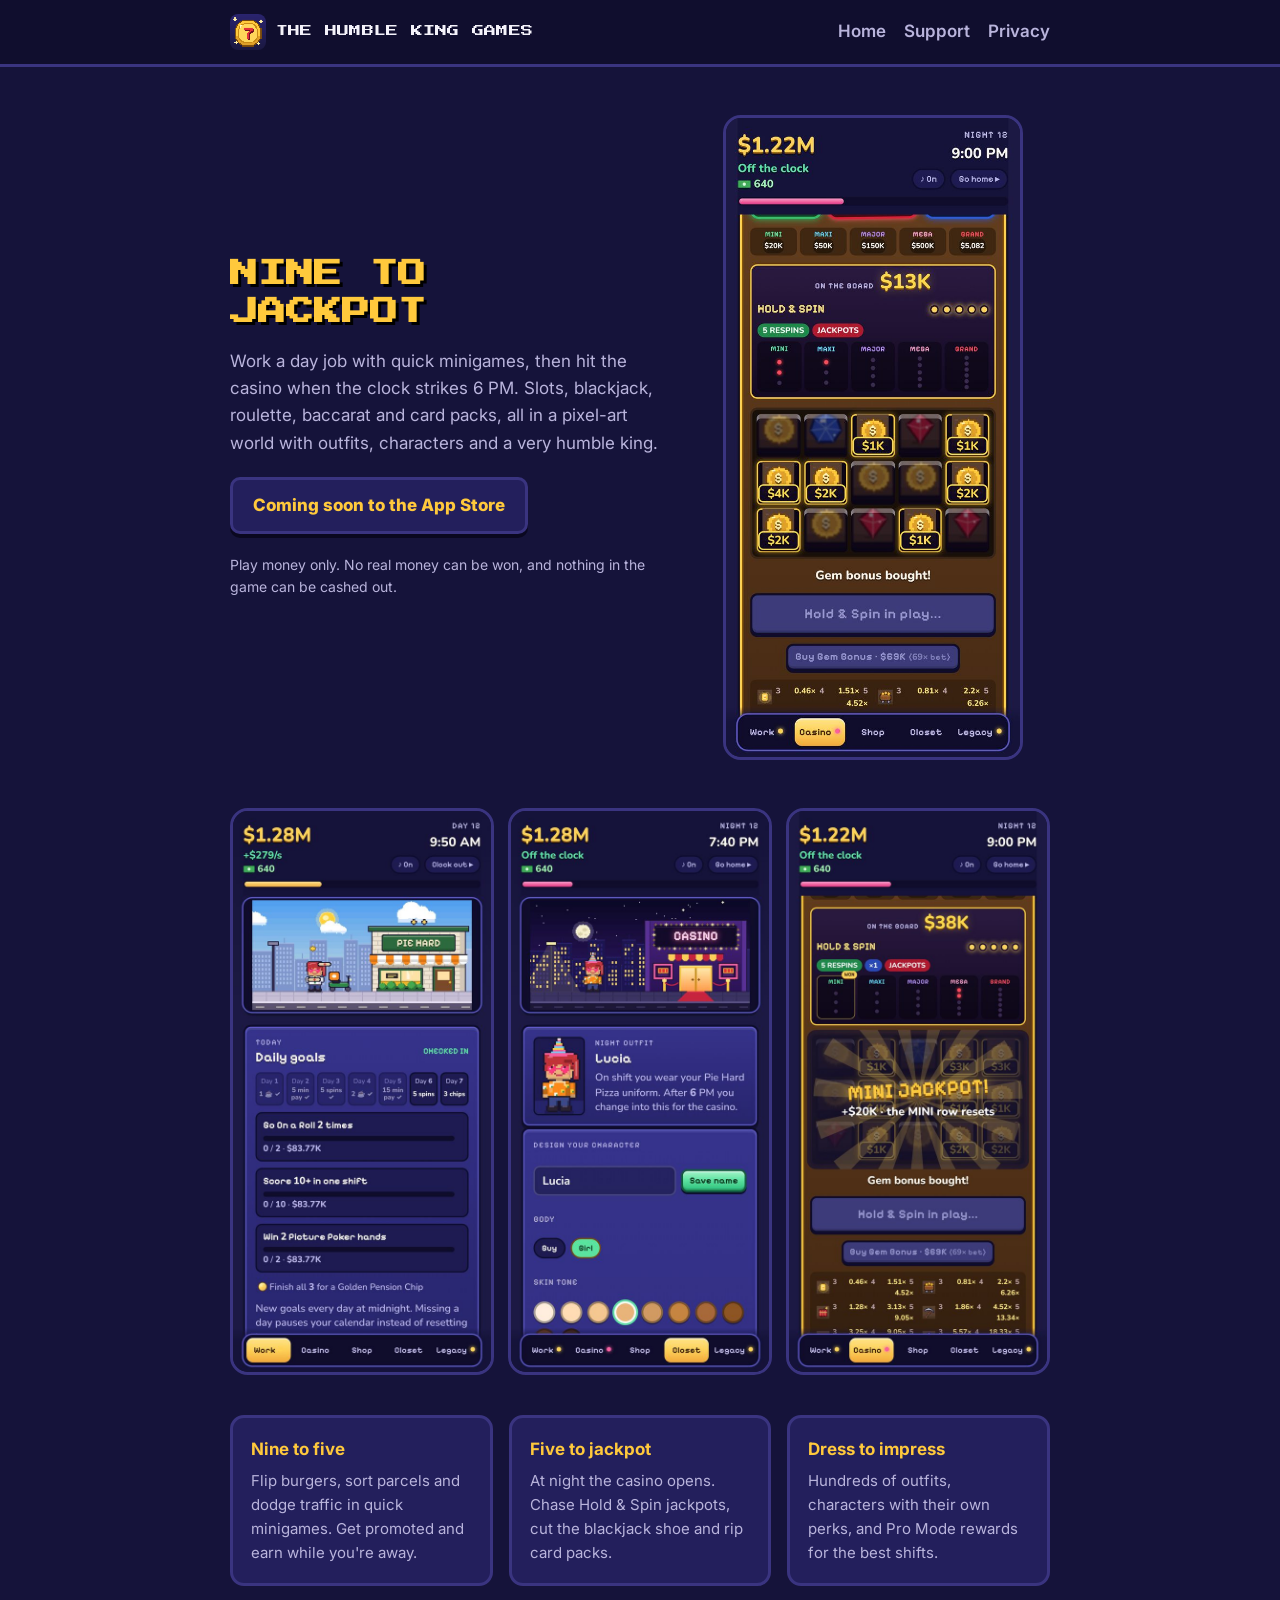
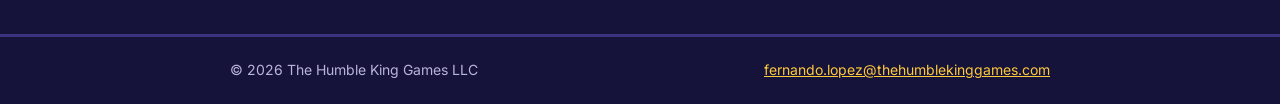
<file: index.html>
<!doctype html><html lang="en"><head><meta charset="utf-8"><meta name="viewport" content="width=device-width, initial-scale=1"><link rel="icon" href="/favicon.png"><link rel="preconnect" href="https://fonts.googleapis.com"><link href="https://fonts.googleapis.com/css2?family=Inter:wght@400;600;800&family=Press+Start+2P&display=swap" rel="stylesheet"><link rel="stylesheet" href="/style.css">
<title>Nine to Jackpot · The Humble King Games</title><meta name="description" content="Nine to Jackpot: work your day job, then try your luck at the casino by night. A pixel-art idle game for iPhone. Play money only."></head><body>
<header><div class="wrap"><a class="brand" href="/"><img src="/img/icon.png" alt="">THE HUMBLE KING GAMES</a><nav><a href="/">Home</a><a href="/support/">Support</a><a href="/privacy/">Privacy</a></nav></div></header>
<main class="wrap">
<section class="hero"><div><h1>NINE TO<br>JACKPOT</h1>
<p>Work a day job with quick minigames, then hit the casino when the clock strikes 6 PM. Slots, blackjack, roulette, baccarat and card packs, all in a pixel-art world with outfits, characters and a very humble king.</p>
<p><a class="badge soon">Coming soon to the App Store</a></p>
<p class="muted" style="font-size:14px">Play money only. No real money can be won, and nothing in the game can be cashed out.</p></div>
<img class="phone" src="/img/holdspin.jpg" alt="Hold and Spin bonus on the Underground Paradise slot machine"></section>
<section class="shots"><img src="/img/work.jpg" alt="Working a shift at Bun Voyage"><img src="/img/closet.jpg" alt="The closet with outfits"><img src="/img/jackpot.jpg" alt="Winning a jackpot"></section>
<section class="cards">
<div class="card"><h3>Nine to five</h3><p>Flip burgers, sort parcels and dodge traffic in quick minigames. Get promoted and earn while you're away.</p></div>
<div class="card"><h3>Five to jackpot</h3><p>At night the casino opens. Chase Hold &amp; Spin jackpots, cut the blackjack shoe and rip card packs.</p></div>
<div class="card"><h3>Dress to impress</h3><p>Hundreds of outfits, characters with their own perks, and Pro Mode rewards for the best shifts.</p></div>
</section></main>
<footer><div class="wrap"><span>© 2026 The Humble King Games LLC</span><span><a href="mailto:fernando.lopez@thehumblekinggames.com">fernando.lopez@thehumblekinggames.com</a></span></div></footer>
</body></html>
</file>
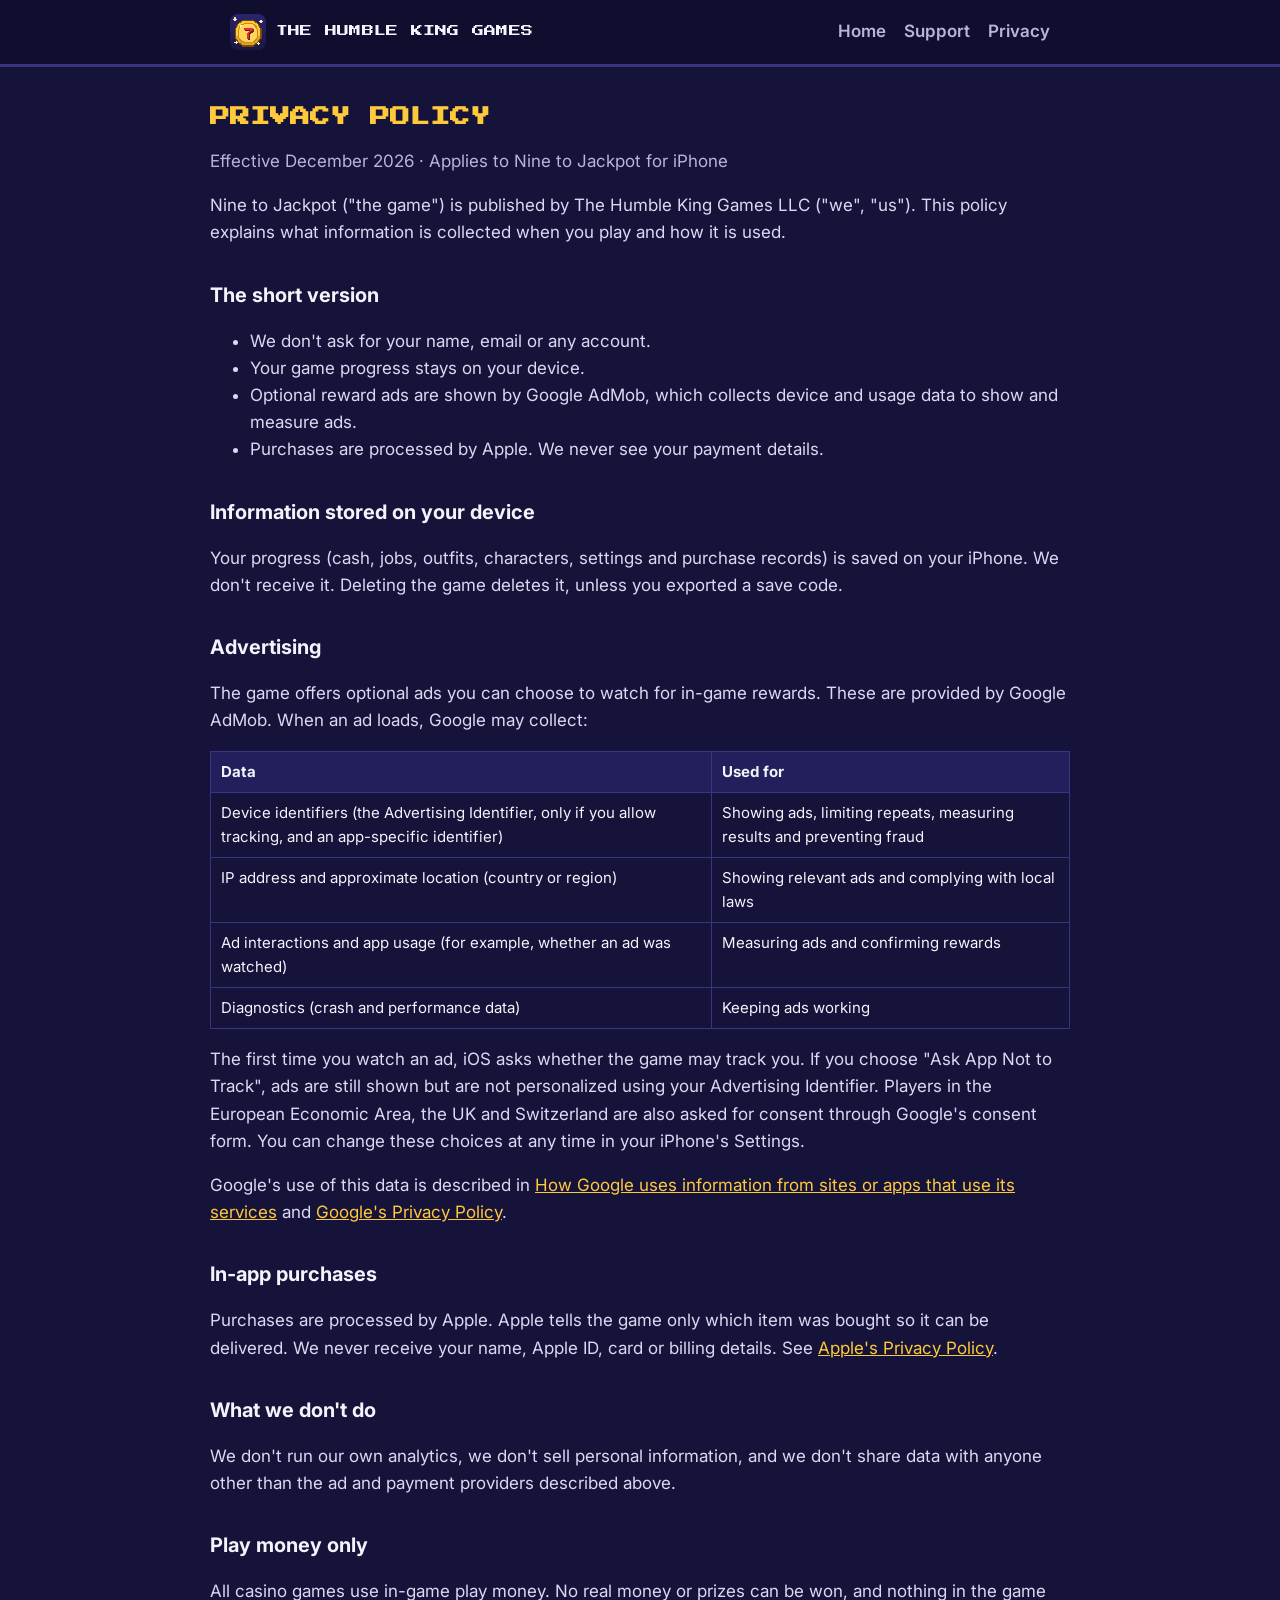
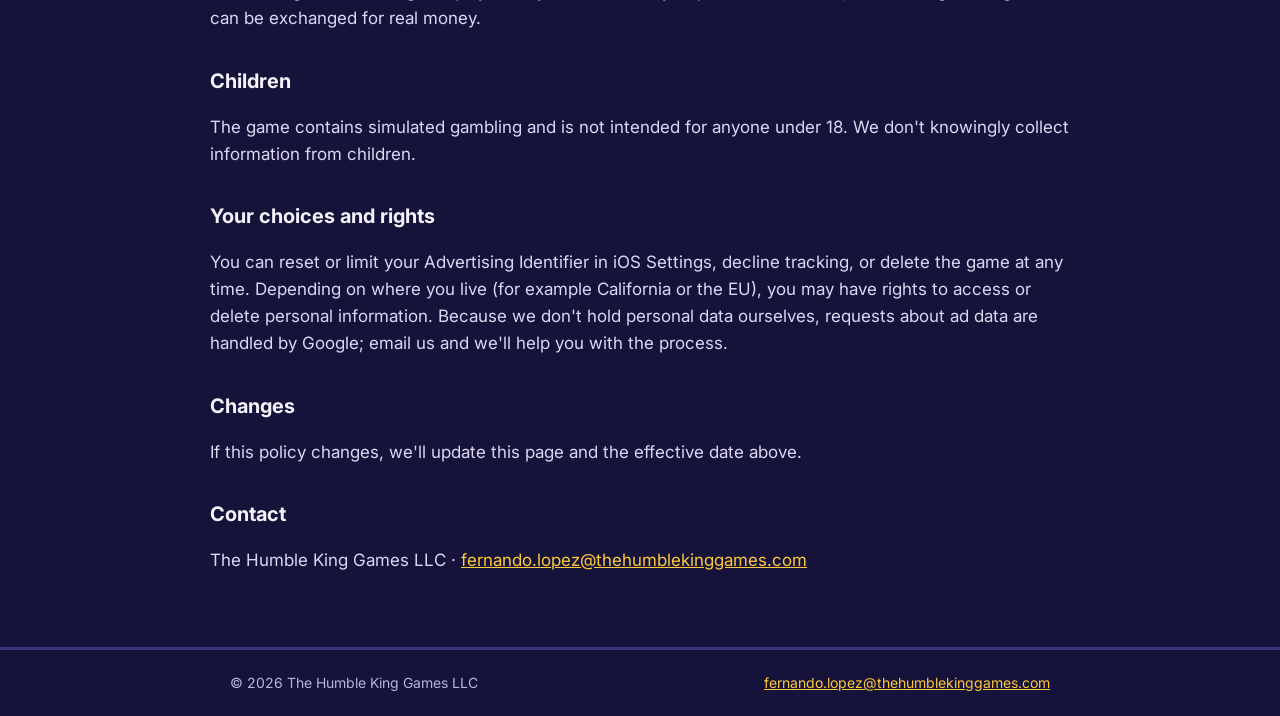
<file: privacy/index.html>
<!doctype html><html lang="en"><head><meta charset="utf-8"><meta name="viewport" content="width=device-width, initial-scale=1"><link rel="icon" href="/favicon.png"><link rel="preconnect" href="https://fonts.googleapis.com"><link href="https://fonts.googleapis.com/css2?family=Inter:wght@400;600;800&family=Press+Start+2P&display=swap" rel="stylesheet"><link rel="stylesheet" href="/style.css">
<title>Privacy Policy · Nine to Jackpot</title></head><body>
<header><div class="wrap"><a class="brand" href="/"><img src="/img/icon.png" alt="">THE HUMBLE KING GAMES</a><nav><a href="/">Home</a><a href="/support/">Support</a><a href="/privacy/">Privacy</a></nav></div></header>
<main class="wrap doc">
<h1>PRIVACY POLICY</h1>
<p class="muted">Effective December 2026 · Applies to Nine to Jackpot for iPhone</p>
<p>Nine to Jackpot ("the game") is published by The Humble King Games LLC ("we", "us"). This policy explains what information is collected when you play and how it is used.</p>
<h2>The short version</h2>
<ul><li>We don't ask for your name, email or any account.</li><li>Your game progress stays on your device.</li><li>Optional reward ads are shown by Google AdMob, which collects device and usage data to show and measure ads.</li><li>Purchases are processed by Apple. We never see your payment details.</li></ul>
<h2>Information stored on your device</h2>
<p>Your progress (cash, jobs, outfits, characters, settings and purchase records) is saved on your iPhone. We don't receive it. Deleting the game deletes it, unless you exported a save code.</p>
<h2>Advertising</h2>
<p>The game offers optional ads you can choose to watch for in-game rewards. These are provided by Google AdMob. When an ad loads, Google may collect:</p>
<table><tr><th>Data</th><th>Used for</th></tr>
<tr><td>Device identifiers (the Advertising Identifier, only if you allow tracking, and an app-specific identifier)</td><td>Showing ads, limiting repeats, measuring results and preventing fraud</td></tr>
<tr><td>IP address and approximate location (country or region)</td><td>Showing relevant ads and complying with local laws</td></tr>
<tr><td>Ad interactions and app usage (for example, whether an ad was watched)</td><td>Measuring ads and confirming rewards</td></tr>
<tr><td>Diagnostics (crash and performance data)</td><td>Keeping ads working</td></tr></table>
<p>The first time you watch an ad, iOS asks whether the game may track you. If you choose "Ask App Not to Track", ads are still shown but are not personalized using your Advertising Identifier. Players in the European Economic Area, the UK and Switzerland are also asked for consent through Google's consent form. You can change these choices at any time in your iPhone's Settings.</p>
<p>Google's use of this data is described in <a href="https://policies.google.com/technologies/partner-sites">How Google uses information from sites or apps that use its services</a> and <a href="https://policies.google.com/privacy">Google's Privacy Policy</a>.</p>
<h2>In-app purchases</h2>
<p>Purchases are processed by Apple. Apple tells the game only which item was bought so it can be delivered. We never receive your name, Apple ID, card or billing details. See <a href="https://www.apple.com/legal/privacy/">Apple's Privacy Policy</a>.</p>
<h2>What we don't do</h2>
<p>We don't run our own analytics, we don't sell personal information, and we don't share data with anyone other than the ad and payment providers described above.</p>
<h2>Play money only</h2>
<p>All casino games use in-game play money. No real money or prizes can be won, and nothing in the game can be exchanged for real money.</p>
<h2>Children</h2>
<p>The game contains simulated gambling and is not intended for anyone under 18. We don't knowingly collect information from children.</p>
<h2>Your choices and rights</h2>
<p>You can reset or limit your Advertising Identifier in iOS Settings, decline tracking, or delete the game at any time. Depending on where you live (for example California or the EU), you may have rights to access or delete personal information. Because we don't hold personal data ourselves, requests about ad data are handled by Google; email us and we'll help you with the process.</p>
<h2>Changes</h2>
<p>If this policy changes, we'll update this page and the effective date above.</p>
<h2>Contact</h2>
<p>The Humble King Games LLC · <a href="mailto:fernando.lopez@thehumblekinggames.com">fernando.lopez@thehumblekinggames.com</a></p>
</main>
<footer><div class="wrap"><span>© 2026 The Humble King Games LLC</span><span><a href="mailto:fernando.lopez@thehumblekinggames.com">fernando.lopez@thehumblekinggames.com</a></span></div></footer>
</body></html>
</file>
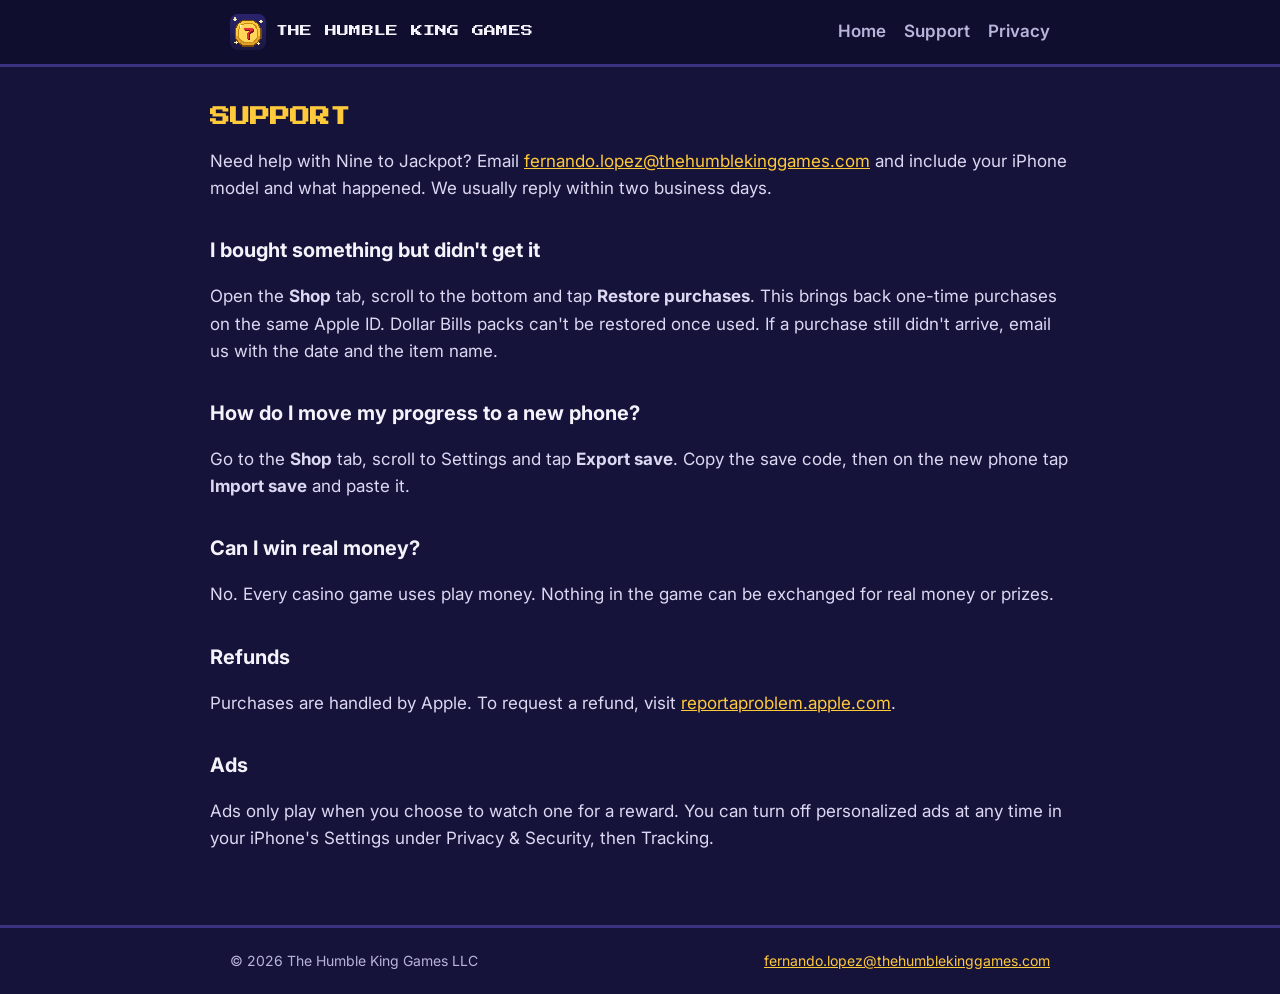
<file: support/index.html>
<!doctype html><html lang="en"><head><meta charset="utf-8"><meta name="viewport" content="width=device-width, initial-scale=1"><link rel="icon" href="/favicon.png"><link rel="preconnect" href="https://fonts.googleapis.com"><link href="https://fonts.googleapis.com/css2?family=Inter:wght@400;600;800&family=Press+Start+2P&display=swap" rel="stylesheet"><link rel="stylesheet" href="/style.css">
<title>Support · Nine to Jackpot</title></head><body>
<header><div class="wrap"><a class="brand" href="/"><img src="/img/icon.png" alt="">THE HUMBLE KING GAMES</a><nav><a href="/">Home</a><a href="/support/">Support</a><a href="/privacy/">Privacy</a></nav></div></header>
<main class="wrap doc">
<h1>SUPPORT</h1>
<p>Need help with Nine to Jackpot? Email <a href="mailto:fernando.lopez@thehumblekinggames.com">fernando.lopez@thehumblekinggames.com</a> and include your iPhone model and what happened. We usually reply within two business days.</p>
<h2>I bought something but didn't get it</h2>
<p>Open the <b>Shop</b> tab, scroll to the bottom and tap <b>Restore purchases</b>. This brings back one-time purchases on the same Apple ID. Dollar Bills packs can't be restored once used. If a purchase still didn't arrive, email us with the date and the item name.</p>
<h2>How do I move my progress to a new phone?</h2>
<p>Go to the <b>Shop</b> tab, scroll to Settings and tap <b>Export save</b>. Copy the save code, then on the new phone tap <b>Import save</b> and paste it.</p>
<h2>Can I win real money?</h2>
<p>No. Every casino game uses play money. Nothing in the game can be exchanged for real money or prizes.</p>
<h2>Refunds</h2>
<p>Purchases are handled by Apple. To request a refund, visit <a href="https://reportaproblem.apple.com">reportaproblem.apple.com</a>.</p>
<h2>Ads</h2>
<p>Ads only play when you choose to watch one for a reward. You can turn off personalized ads at any time in your iPhone's Settings under Privacy &amp; Security, then Tracking.</p>
</main>
<footer><div class="wrap"><span>© 2026 The Humble King Games LLC</span><span><a href="mailto:fernando.lopez@thehumblekinggames.com">fernando.lopez@thehumblekinggames.com</a></span></div></footer>
</body></html>
</file>
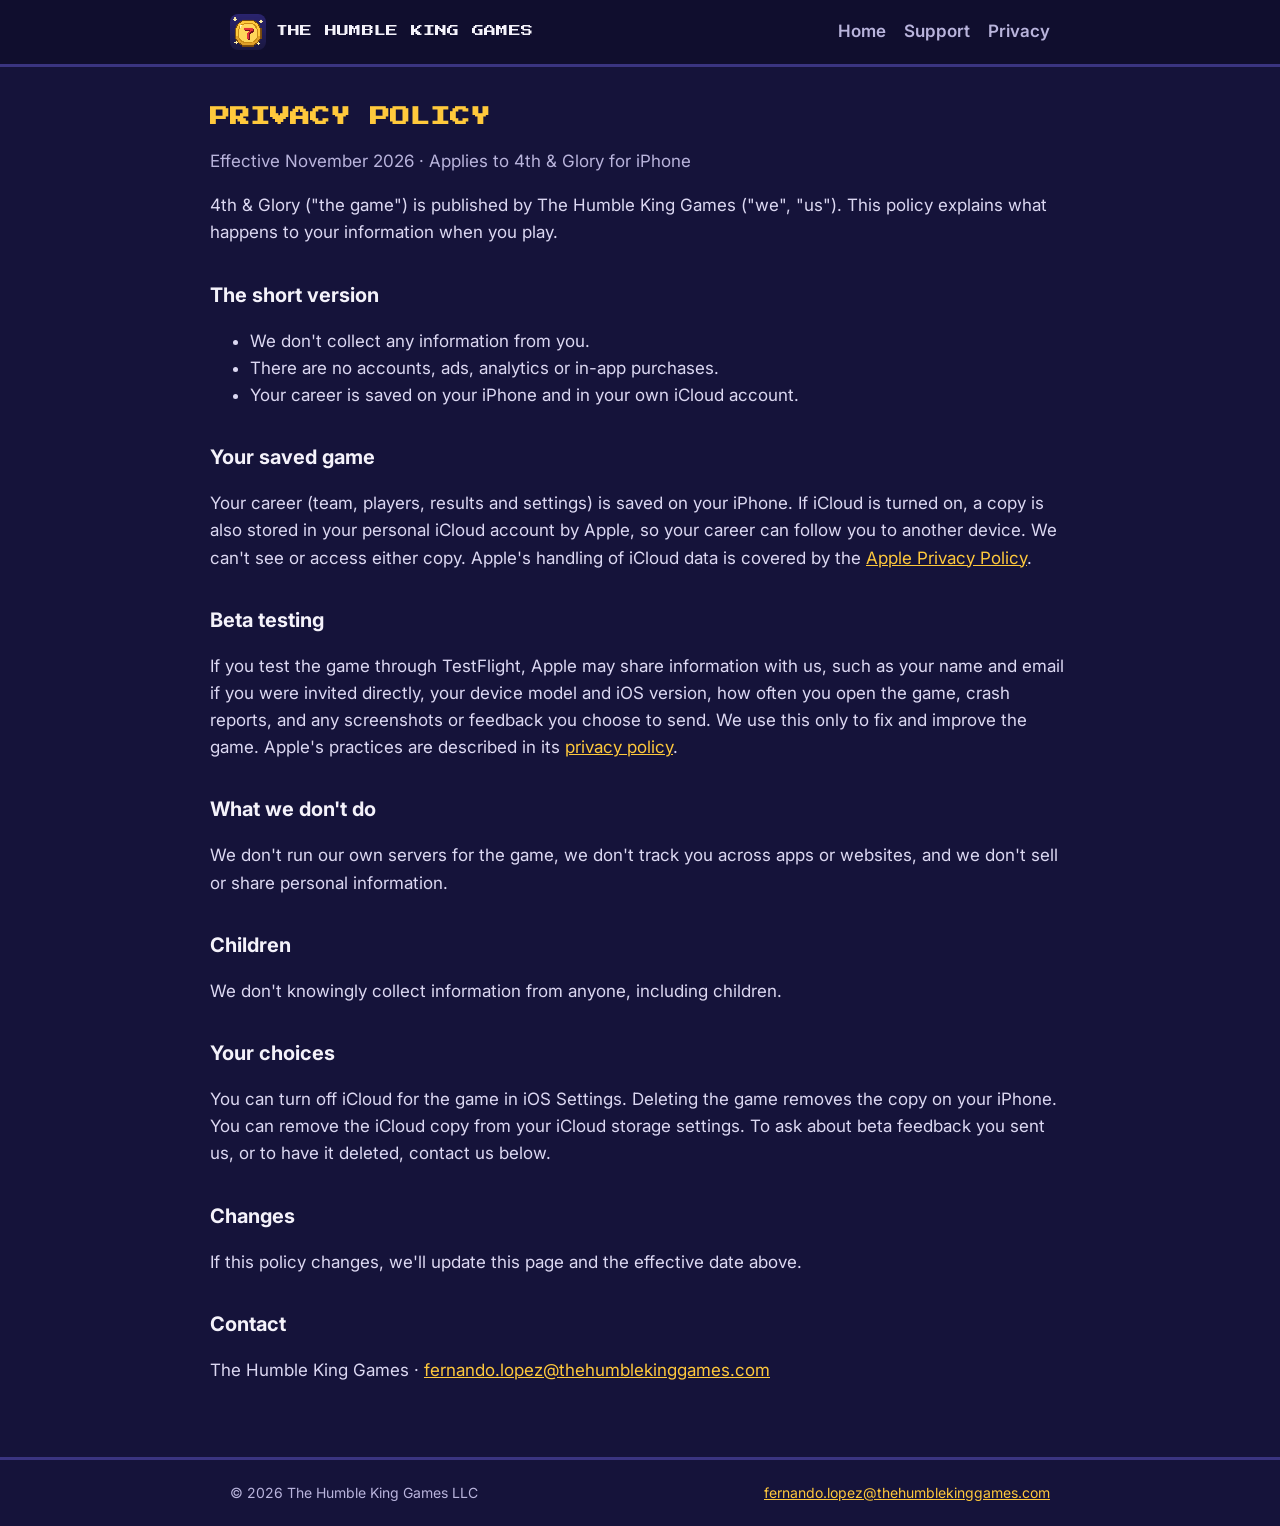
<file: 4th-and-glory/privacy/index.html>
<!doctype html><html lang="en"><head><meta charset="utf-8"><meta name="viewport" content="width=device-width, initial-scale=1"><link rel="icon" href="/favicon.png"><link rel="preconnect" href="https://fonts.googleapis.com"><link href="https://fonts.googleapis.com/css2?family=Inter:wght@400;600;800&family=Press+Start+2P&display=swap" rel="stylesheet"><link rel="stylesheet" href="/style.css">
<title>Privacy Policy · 4th &amp; Glory</title></head><body>
<header><div class="wrap"><a class="brand" href="/"><img src="/img/icon.png" alt="">THE HUMBLE KING GAMES</a><nav><a href="/">Home</a><a href="/support/">Support</a><a href="/privacy/">Privacy</a></nav></div></header>
<main class="wrap doc">
<h1>PRIVACY POLICY</h1>
<p class="muted">Effective November 2026 · Applies to 4th &amp; Glory for iPhone</p>
<p>4th &amp; Glory ("the game") is published by The Humble King Games ("we", "us"). This policy explains what happens to your information when you play.</p>
<h2>The short version</h2>
<ul><li>We don't collect any information from you.</li><li>There are no accounts, ads, analytics or in-app purchases.</li><li>Your career is saved on your iPhone and in your own iCloud account.</li></ul>
<h2>Your saved game</h2>
<p>Your career (team, players, results and settings) is saved on your iPhone. If iCloud is turned on, a copy is also stored in your personal iCloud account by Apple, so your career can follow you to another device. We can't see or access either copy. Apple's handling of iCloud data is covered by the <a href="https://www.apple.com/legal/privacy/">Apple Privacy Policy</a>.</p>
<h2>Beta testing</h2>
<p>If you test the game through TestFlight, Apple may share information with us, such as your name and email if you were invited directly, your device model and iOS version, how often you open the game, crash reports, and any screenshots or feedback you choose to send. We use this only to fix and improve the game. Apple's practices are described in its <a href="https://www.apple.com/legal/privacy/">privacy policy</a>.</p>
<h2>What we don't do</h2>
<p>We don't run our own servers for the game, we don't track you across apps or websites, and we don't sell or share personal information.</p>
<h2>Children</h2>
<p>We don't knowingly collect information from anyone, including children.</p>
<h2>Your choices</h2>
<p>You can turn off iCloud for the game in iOS Settings. Deleting the game removes the copy on your iPhone. You can remove the iCloud copy from your iCloud storage settings. To ask about beta feedback you sent us, or to have it deleted, contact us below.</p>
<h2>Changes</h2>
<p>If this policy changes, we'll update this page and the effective date above.</p>
<h2>Contact</h2>
<p>The Humble King Games · <a href="mailto:fernando.lopez@thehumblekinggames.com">fernando.lopez@thehumblekinggames.com</a></p>
</main>
<footer><div class="wrap"><span>© 2026 The Humble King Games LLC</span><span><a href="mailto:fernando.lopez@thehumblekinggames.com">fernando.lopez@thehumblekinggames.com</a></span></div></footer>
</body></html>
</file>
<file: style.css>
:root{--bg:#15133a;--panel:#231f5c;--edge:#3a3480;--ink:#f4f2fa;--muted:#b9b4dc;--gold:#ffc93c;--pink:#ff5fa2;--mint:#5be3a0}
*{box-sizing:border-box}
body{margin:0;background:var(--bg);color:var(--ink);font:17px/1.6 "Inter",-apple-system,system-ui,sans-serif}
a{color:var(--gold)}
.wrap{max-width:860px;margin:0 auto;padding:0 20px}
header{border-bottom:3px solid var(--edge);background:#100e2e}
header .wrap{display:flex;align-items:center;justify-content:space-between;gap:12px;padding-top:14px;padding-bottom:14px;flex-wrap:wrap}
.brand{display:flex;align-items:center;gap:10px;color:var(--ink);text-decoration:none;font-family:"Press Start 2P",monospace;font-size:12px;letter-spacing:.02em}
.brand img{width:36px;height:36px;border-radius:8px;image-rendering:pixelated}
nav{display:flex;gap:18px;font-weight:600}nav a{color:var(--muted);text-decoration:none}nav a:hover{color:var(--gold)}
.hero{display:grid;grid-template-columns:1.1fr .9fr;gap:32px;align-items:center;padding:48px 0 24px}
.hero h1{font-family:"Press Start 2P",monospace;font-size:28px;line-height:1.35;margin:0 0 16px;color:var(--gold);text-shadow:3px 3px 0 #000}
.hero p{color:var(--muted);margin:0 0 20px}
.badge{display:inline-block;background:var(--pink);color:#fff;font-weight:800;padding:12px 20px;border-radius:10px;border:3px solid #000;box-shadow:0 4px 0 #000;text-decoration:none}
.badge.soon{background:var(--panel);color:var(--gold);border-color:var(--edge);box-shadow:0 4px 0 #0a0820}
.shots{display:grid;grid-template-columns:repeat(3,1fr);gap:14px;padding:24px 0 40px}
.shots img,.hero img.phone{width:100%;border-radius:18px;border:3px solid var(--edge);display:block}
.hero img.phone{max-width:300px;justify-self:center}
.cards{display:grid;grid-template-columns:repeat(3,1fr);gap:16px;padding-bottom:48px}
.card{background:var(--panel);border:3px solid var(--edge);border-radius:14px;padding:18px}
.card h3{margin:0 0 6px;color:var(--gold);font-size:17px}.card p{margin:0;color:var(--muted);font-size:15px}
.doc{padding:36px 0 56px}.doc h1{font-family:"Press Start 2P",monospace;font-size:20px;line-height:1.4;color:var(--gold);margin:0 0 8px}
.doc h2{font-size:20px;margin:32px 0 6px}.doc p,.doc li{color:#dcd8f2}.doc .muted{color:var(--muted)}
.doc table{width:100%;border-collapse:collapse;font-size:15px}.doc th,.doc td{border:1px solid var(--edge);padding:8px 10px;text-align:left;vertical-align:top}.doc th{background:var(--panel)}
footer{border-top:3px solid var(--edge);color:var(--muted);font-size:14px;padding:22px 0}
footer .wrap{display:flex;justify-content:space-between;gap:12px;flex-wrap:wrap}
@media (max-width:700px){.hero{grid-template-columns:1fr;padding-top:32px}.hero h1{font-size:20px}.cards{grid-template-columns:1fr}.shots{grid-template-columns:1fr 1fr}.shots img:nth-child(3){display:none}}
</file>
